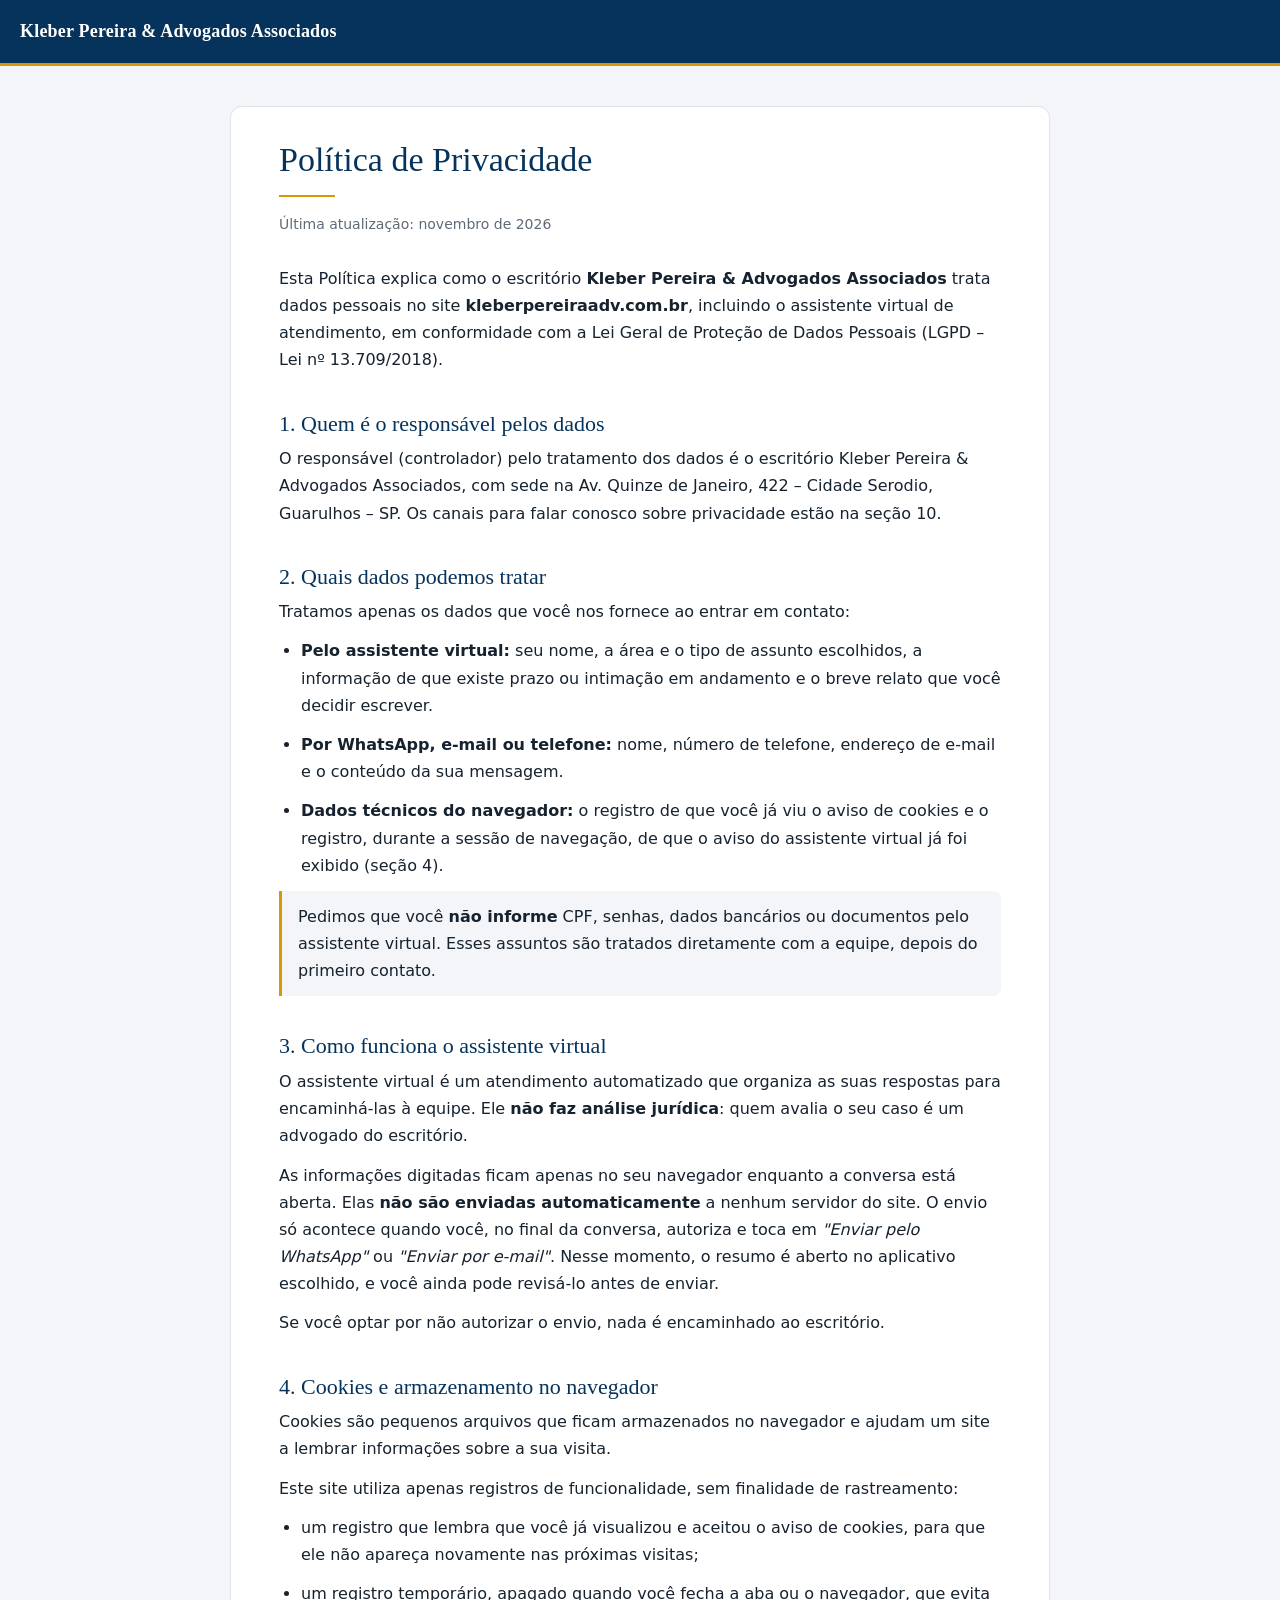
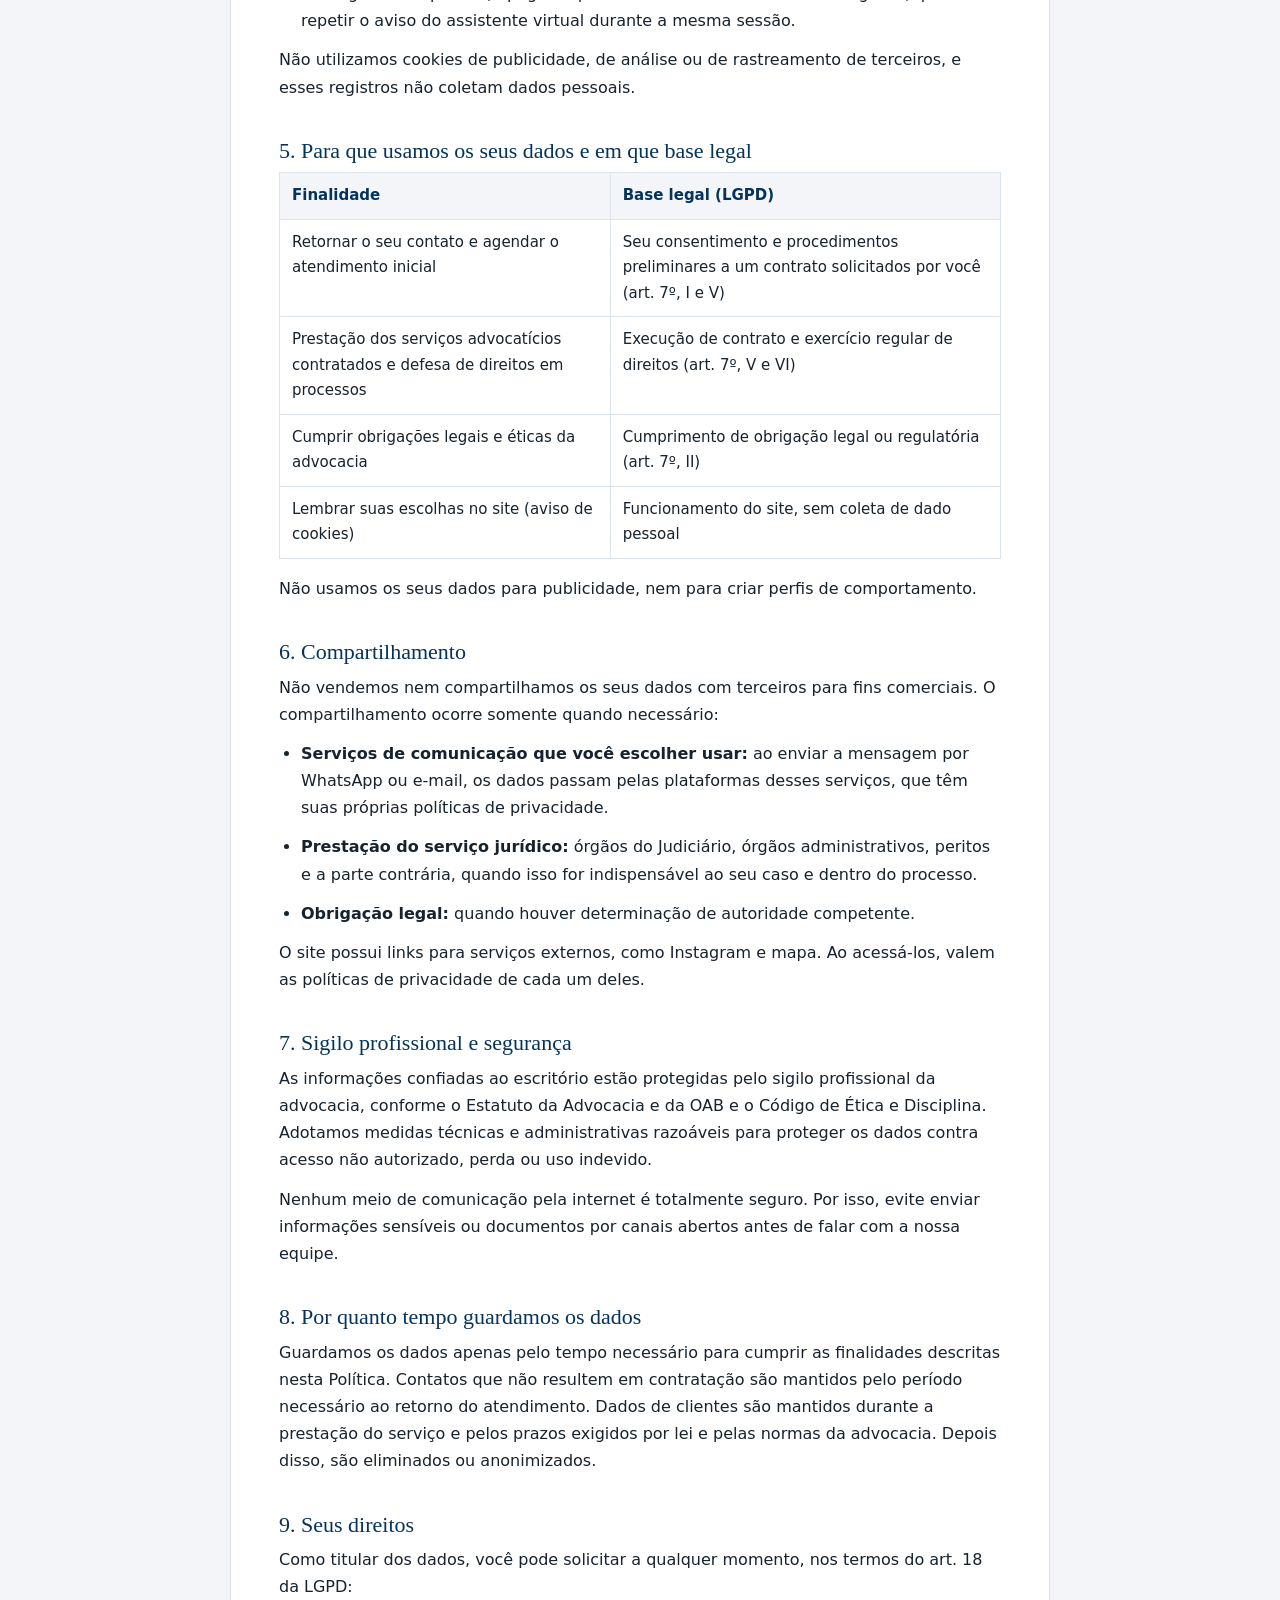
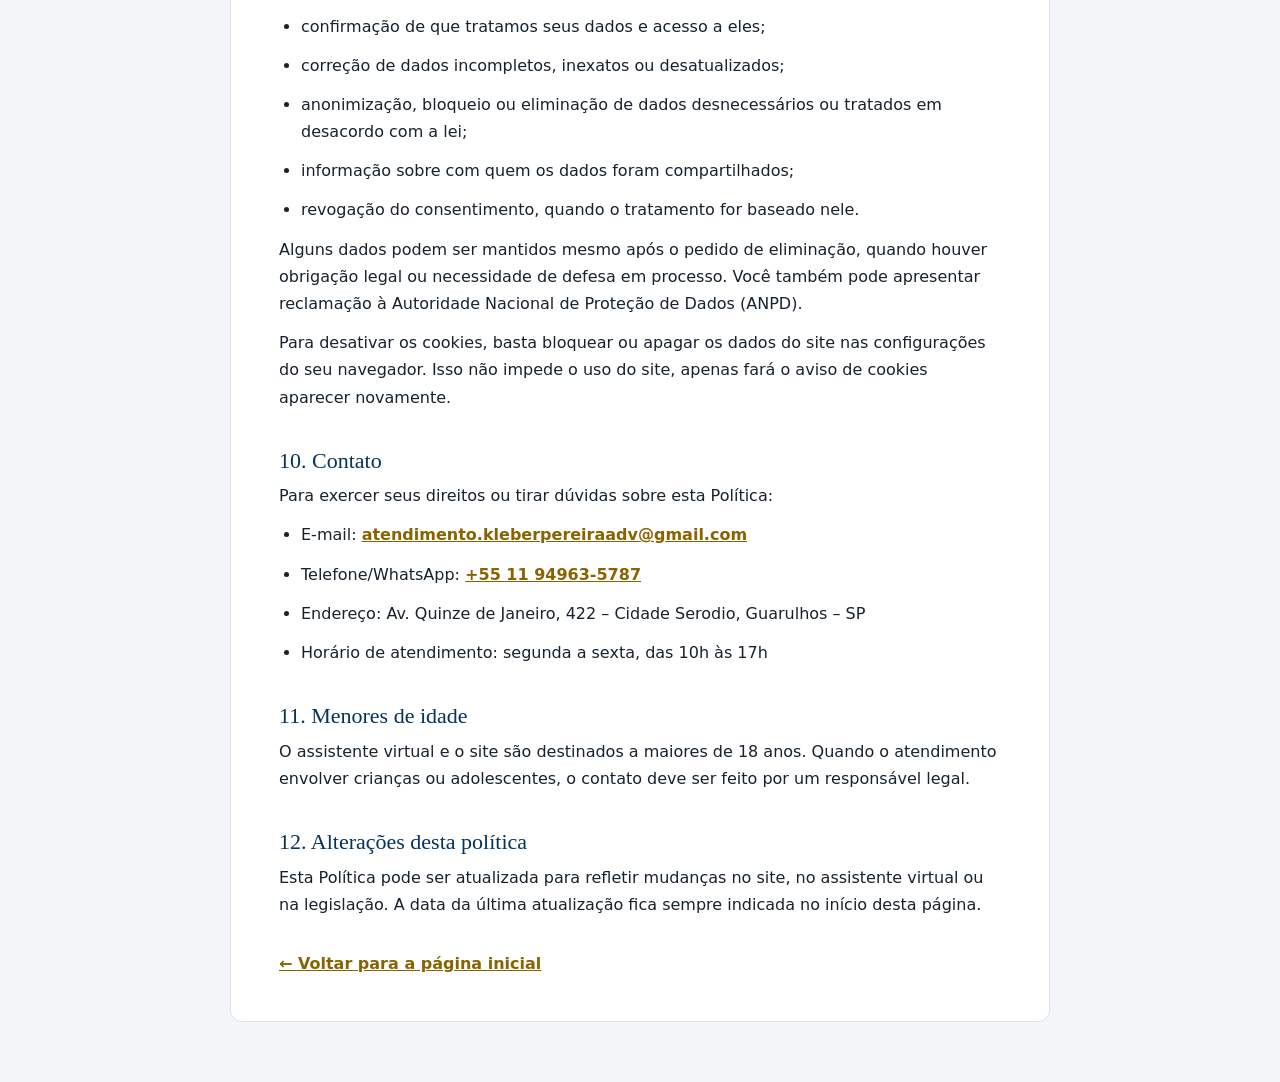
<file: privacidade.html>
<!DOCTYPE html>
<html lang="pt-BR">
<head>
  <meta charset="UTF-8">
  <meta name="viewport" content="width=device-width, initial-scale=1.0">
  <meta name="description" content="Política de Privacidade do site e do assistente virtual de Kleber Pereira & Advogados Associados, conforme a LGPD.">
  <title>Política de Privacidade | Kleber Pereira & Advogados Associados</title>

  <style>
    :root{
      --azul:#05335C;
      --dourado:#D69A00;
      --dourado-texto:#8A6300;
      --fundo:#F3F5F8;
      --linha:#DCE3EA;
      --texto:#16222E;
      --suave:#5E6B78;
    }
    *{box-sizing:border-box}
    body{
      margin:0;
      background:var(--fundo);
      color:var(--texto);
      font:16px/1.7 system-ui,-apple-system,"Segoe UI",Roboto,Helvetica,Arial,sans-serif;
    }
    .topo{
      background:var(--azul);
      border-bottom:3px solid var(--dourado);
      padding:16px 20px;
    }
    .topo a{
      color:#fff;
      text-decoration:none;
      font-family:Georgia,"Times New Roman",serif;
      font-size:18px;
      letter-spacing:.2px;
    }
    .privacidade-container{
      max-width:820px;
      margin:40px auto 60px;
      padding:32px clamp(20px,5vw,48px);
      background:#fff;
      border:1px solid var(--linha);
      border-radius:12px;
    }
    h1,h2{
      font-family:Georgia,"Times New Roman",serif;
      font-weight:normal;
      color:var(--azul);
      line-height:1.25;
    }
    h1{
      font-size:clamp(26px,5vw,34px);
      margin:0 0 8px;
    }
    h1::after{
      content:"";
      display:block;
      width:56px;
      height:2px;
      background:var(--dourado);
      margin-top:14px;
    }
    h2{
      font-size:clamp(19px,3.5vw,22px);
      margin:36px 0 8px;
    }
    p,li{margin:0 0 12px}
    ul{padding-left:22px;margin:0 0 12px}
    a{color:var(--dourado-texto);font-weight:600;overflow-wrap:anywhere}
    .atualizado{
      color:var(--suave);
      font-size:14px;
      margin:16px 0 28px;
    }
    .destaque{
      background:var(--fundo);
      border-left:3px solid var(--dourado);
      padding:12px 16px;
      border-radius:0 8px 8px 0;
    }
    .tabela{overflow-x:auto;margin:0 0 16px}
    table{
      width:100%;
      border-collapse:collapse;
      font-size:15px;
      min-width:520px;
    }
    th,td{
      text-align:left;
      vertical-align:top;
      padding:10px 12px;
      border:1px solid var(--linha);
    }
    th{background:var(--fundo);color:var(--azul);font-weight:600}
    .voltar{margin-top:32px}
    @media print{
      .topo{display:none}
      body{background:#fff}
      .privacidade-container{border:0;margin:0;padding:0}
    }
  </style>
</head>
<body>

  <header class="topo">
    <a href="index.html">Kleber Pereira &amp; Advogados Associados</a>
  </header>

  <main class="privacidade-container">
    <h1>Política de Privacidade</h1>
    <p class="atualizado">Última atualização: novembro de 2026</p>

    <p>Esta Política explica como o escritório <strong>Kleber Pereira &amp; Advogados Associados</strong> trata dados pessoais no site <strong>kleberpereiraadv.com.br</strong>, incluindo o assistente virtual de atendimento, em conformidade com a Lei Geral de Proteção de Dados Pessoais (LGPD – Lei nº 13.709/2018).</p>

    <h2>1. Quem é o responsável pelos dados</h2>
    <p>O responsável (controlador) pelo tratamento dos dados é o escritório Kleber Pereira &amp; Advogados Associados, com sede na Av. Quinze de Janeiro, 422 – Cidade Serodio, Guarulhos – SP. Os canais para falar conosco sobre privacidade estão na seção 10.</p>

    <h2>2. Quais dados podemos tratar</h2>
    <p>Tratamos apenas os dados que você nos fornece ao entrar em contato:</p>
    <ul>
      <li><strong>Pelo assistente virtual:</strong> seu nome, a área e o tipo de assunto escolhidos, a informação de que existe prazo ou intimação em andamento e o breve relato que você decidir escrever.</li>
      <li><strong>Por WhatsApp, e-mail ou telefone:</strong> nome, número de telefone, endereço de e-mail e o conteúdo da sua mensagem.</li>
      <li><strong>Dados técnicos do navegador:</strong> o registro de que você já viu o aviso de cookies e o registro, durante a sessão de navegação, de que o aviso do assistente virtual já foi exibido (seção 4).</li>
    </ul>
    <p class="destaque">Pedimos que você <strong>não informe</strong> CPF, senhas, dados bancários ou documentos pelo assistente virtual. Esses assuntos são tratados diretamente com a equipe, depois do primeiro contato.</p>

    <h2>3. Como funciona o assistente virtual</h2>
    <p>O assistente virtual é um atendimento automatizado que organiza as suas respostas para encaminhá-las à equipe. Ele <strong>não faz análise jurídica</strong>: quem avalia o seu caso é um advogado do escritório.</p>
    <p>As informações digitadas ficam apenas no seu navegador enquanto a conversa está aberta. Elas <strong>não são enviadas automaticamente</strong> a nenhum servidor do site. O envio só acontece quando você, no final da conversa, autoriza e toca em <em>"Enviar pelo WhatsApp"</em> ou <em>"Enviar por e-mail"</em>. Nesse momento, o resumo é aberto no aplicativo escolhido, e você ainda pode revisá-lo antes de enviar.</p>
    <p>Se você optar por não autorizar o envio, nada é encaminhado ao escritório.</p>

    <h2>4. Cookies e armazenamento no navegador</h2>
    <p>Cookies são pequenos arquivos que ficam armazenados no navegador e ajudam um site a lembrar informações sobre a sua visita.</p>
    <p>Este site utiliza apenas registros de funcionalidade, sem finalidade de rastreamento:</p>
    <ul>
      <li>um registro que lembra que você já visualizou e aceitou o aviso de cookies, para que ele não apareça novamente nas próximas visitas;</li>
      <li>um registro temporário, apagado quando você fecha a aba ou o navegador, que evita repetir o aviso do assistente virtual durante a mesma sessão.</li>
    </ul>
    <p>Não utilizamos cookies de publicidade, de análise ou de rastreamento de terceiros, e esses registros não coletam dados pessoais.</p>

    <h2>5. Para que usamos os seus dados e em que base legal</h2>
    <div class="tabela">
      <table>
        <thead>
          <tr><th>Finalidade</th><th>Base legal (LGPD)</th></tr>
        </thead>
        <tbody>
          <tr><td>Retornar o seu contato e agendar o atendimento inicial</td><td>Seu consentimento e procedimentos preliminares a um contrato solicitados por você (art. 7º, I e V)</td></tr>
          <tr><td>Prestação dos serviços advocatícios contratados e defesa de direitos em processos</td><td>Execução de contrato e exercício regular de direitos (art. 7º, V e VI)</td></tr>
          <tr><td>Cumprir obrigações legais e éticas da advocacia</td><td>Cumprimento de obrigação legal ou regulatória (art. 7º, II)</td></tr>
          <tr><td>Lembrar suas escolhas no site (aviso de cookies)</td><td>Funcionamento do site, sem coleta de dado pessoal</td></tr>
        </tbody>
      </table>
    </div>
    <p>Não usamos os seus dados para publicidade, nem para criar perfis de comportamento.</p>

    <h2>6. Compartilhamento</h2>
    <p>Não vendemos nem compartilhamos os seus dados com terceiros para fins comerciais. O compartilhamento ocorre somente quando necessário:</p>
    <ul>
      <li><strong>Serviços de comunicação que você escolher usar:</strong> ao enviar a mensagem por WhatsApp ou e-mail, os dados passam pelas plataformas desses serviços, que têm suas próprias políticas de privacidade.</li>
      <li><strong>Prestação do serviço jurídico:</strong> órgãos do Judiciário, órgãos administrativos, peritos e a parte contrária, quando isso for indispensável ao seu caso e dentro do processo.</li>
      <li><strong>Obrigação legal:</strong> quando houver determinação de autoridade competente.</li>
    </ul>
    <p>O site possui links para serviços externos, como Instagram e mapa. Ao acessá-los, valem as políticas de privacidade de cada um deles.</p>

    <h2>7. Sigilo profissional e segurança</h2>
    <p>As informações confiadas ao escritório estão protegidas pelo sigilo profissional da advocacia, conforme o Estatuto da Advocacia e da OAB e o Código de Ética e Disciplina. Adotamos medidas técnicas e administrativas razoáveis para proteger os dados contra acesso não autorizado, perda ou uso indevido.</p>
    <p>Nenhum meio de comunicação pela internet é totalmente seguro. Por isso, evite enviar informações sensíveis ou documentos por canais abertos antes de falar com a nossa equipe.</p>

    <h2>8. Por quanto tempo guardamos os dados</h2>
    <p>Guardamos os dados apenas pelo tempo necessário para cumprir as finalidades descritas nesta Política. Contatos que não resultem em contratação são mantidos pelo período necessário ao retorno do atendimento. Dados de clientes são mantidos durante a prestação do serviço e pelos prazos exigidos por lei e pelas normas da advocacia. Depois disso, são eliminados ou anonimizados.</p>

    <h2>9. Seus direitos</h2>
    <p>Como titular dos dados, você pode solicitar a qualquer momento, nos termos do art. 18 da LGPD:</p>
    <ul>
      <li>confirmação de que tratamos seus dados e acesso a eles;</li>
      <li>correção de dados incompletos, inexatos ou desatualizados;</li>
      <li>anonimização, bloqueio ou eliminação de dados desnecessários ou tratados em desacordo com a lei;</li>
      <li>informação sobre com quem os dados foram compartilhados;</li>
      <li>revogação do consentimento, quando o tratamento for baseado nele.</li>
    </ul>
    <p>Alguns dados podem ser mantidos mesmo após o pedido de eliminação, quando houver obrigação legal ou necessidade de defesa em processo. Você também pode apresentar reclamação à Autoridade Nacional de Proteção de Dados (ANPD).</p>
    <p>Para desativar os cookies, basta bloquear ou apagar os dados do site nas configurações do seu navegador. Isso não impede o uso do site, apenas fará o aviso de cookies aparecer novamente.</p>

    <h2>10. Contato</h2>
    <p>Para exercer seus direitos ou tirar dúvidas sobre esta Política:</p>
    <ul>
      <li>E-mail: <a href="mailto:atendimento.kleberpereiraadv@gmail.com">atendimento.kleberpereiraadv@gmail.com</a></li>
      <li>Telefone/WhatsApp: <a href="https://wa.me/5511949635787" target="_blank" rel="noopener noreferrer">+55 11 94963-5787</a></li>
      <li>Endereço: Av. Quinze de Janeiro, 422 – Cidade Serodio, Guarulhos – SP</li>
      <li>Horário de atendimento: segunda a sexta, das 10h às 17h</li>
    </ul>

    <h2>11. Menores de idade</h2>
    <p>O assistente virtual e o site são destinados a maiores de 18 anos. Quando o atendimento envolver crianças ou adolescentes, o contato deve ser feito por um responsável legal.</p>

    <h2>12. Alterações desta política</h2>
    <p>Esta Política pode ser atualizada para refletir mudanças no site, no assistente virtual ou na legislação. A data da última atualização fica sempre indicada no início desta página.</p>

    <p class="voltar"><a href="index.html">&larr; Voltar para a página inicial</a></p>
  </main>

</body>
</html>
</file>
